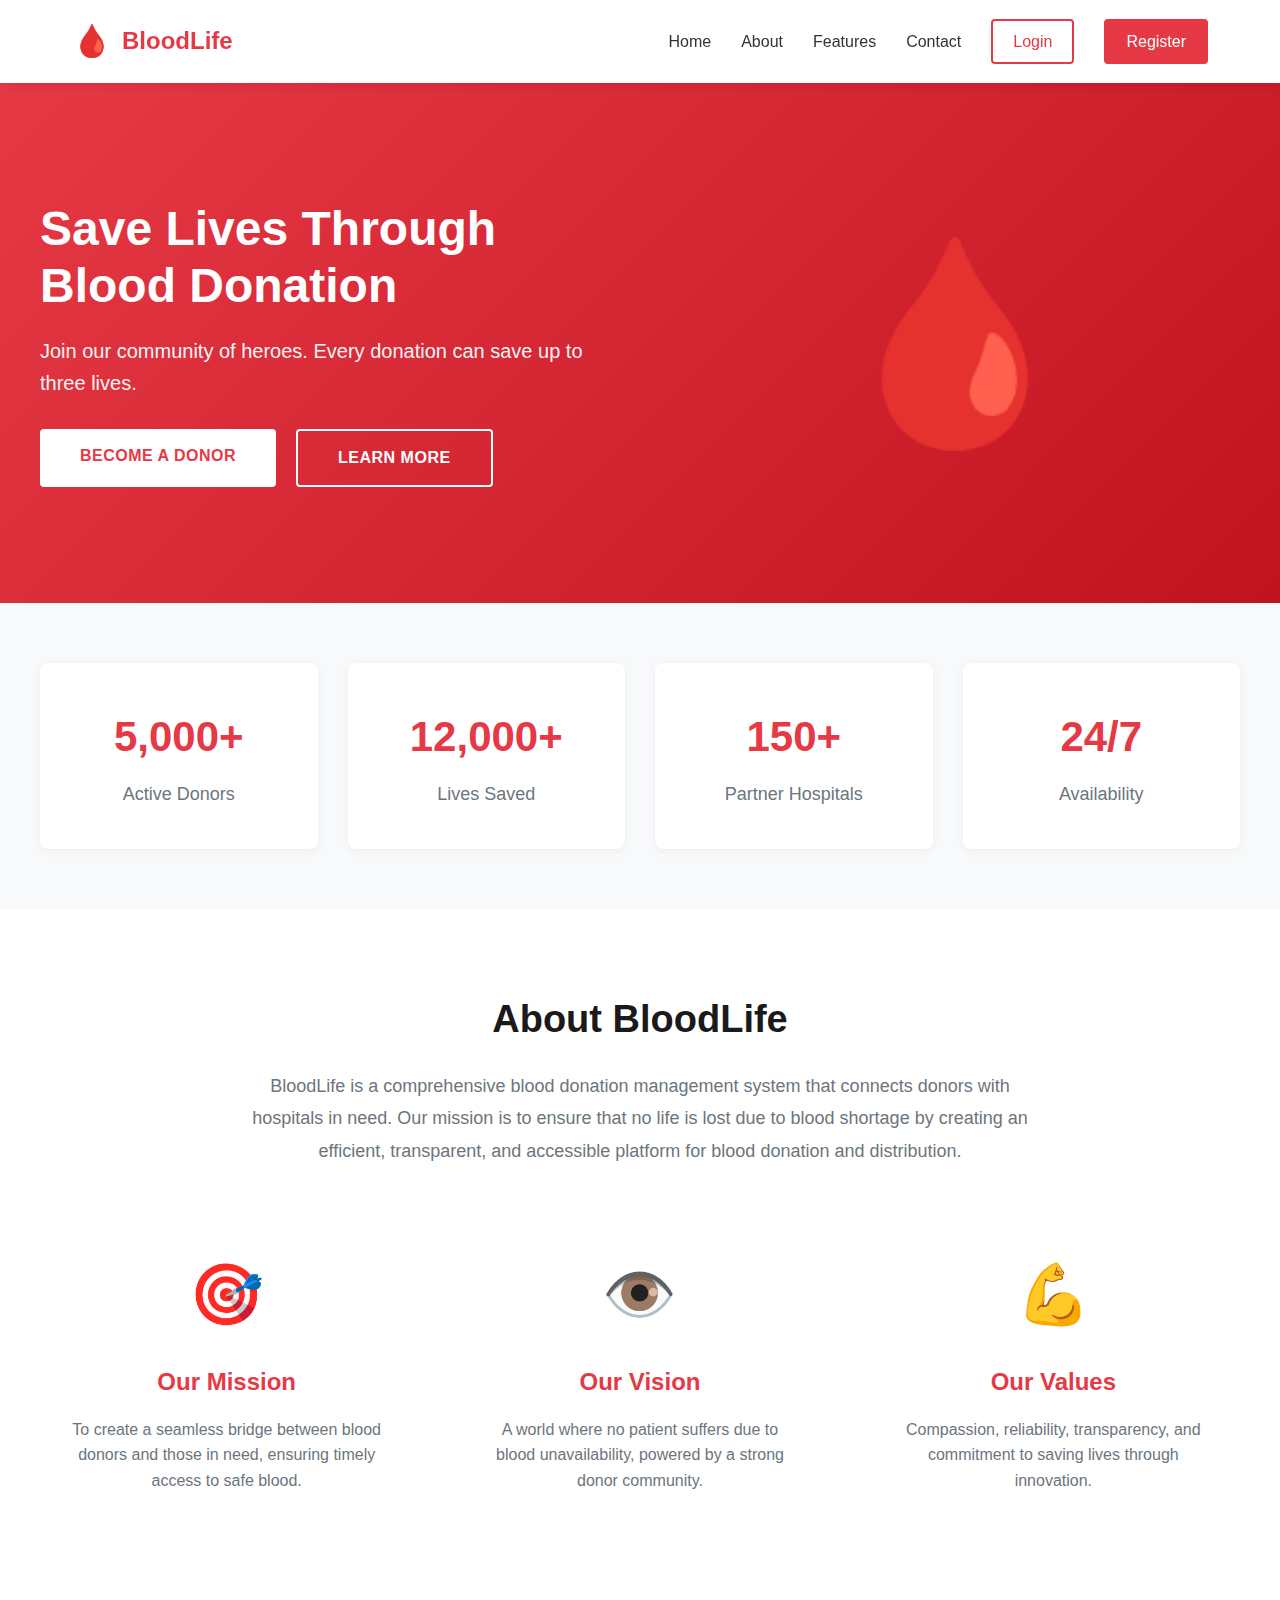
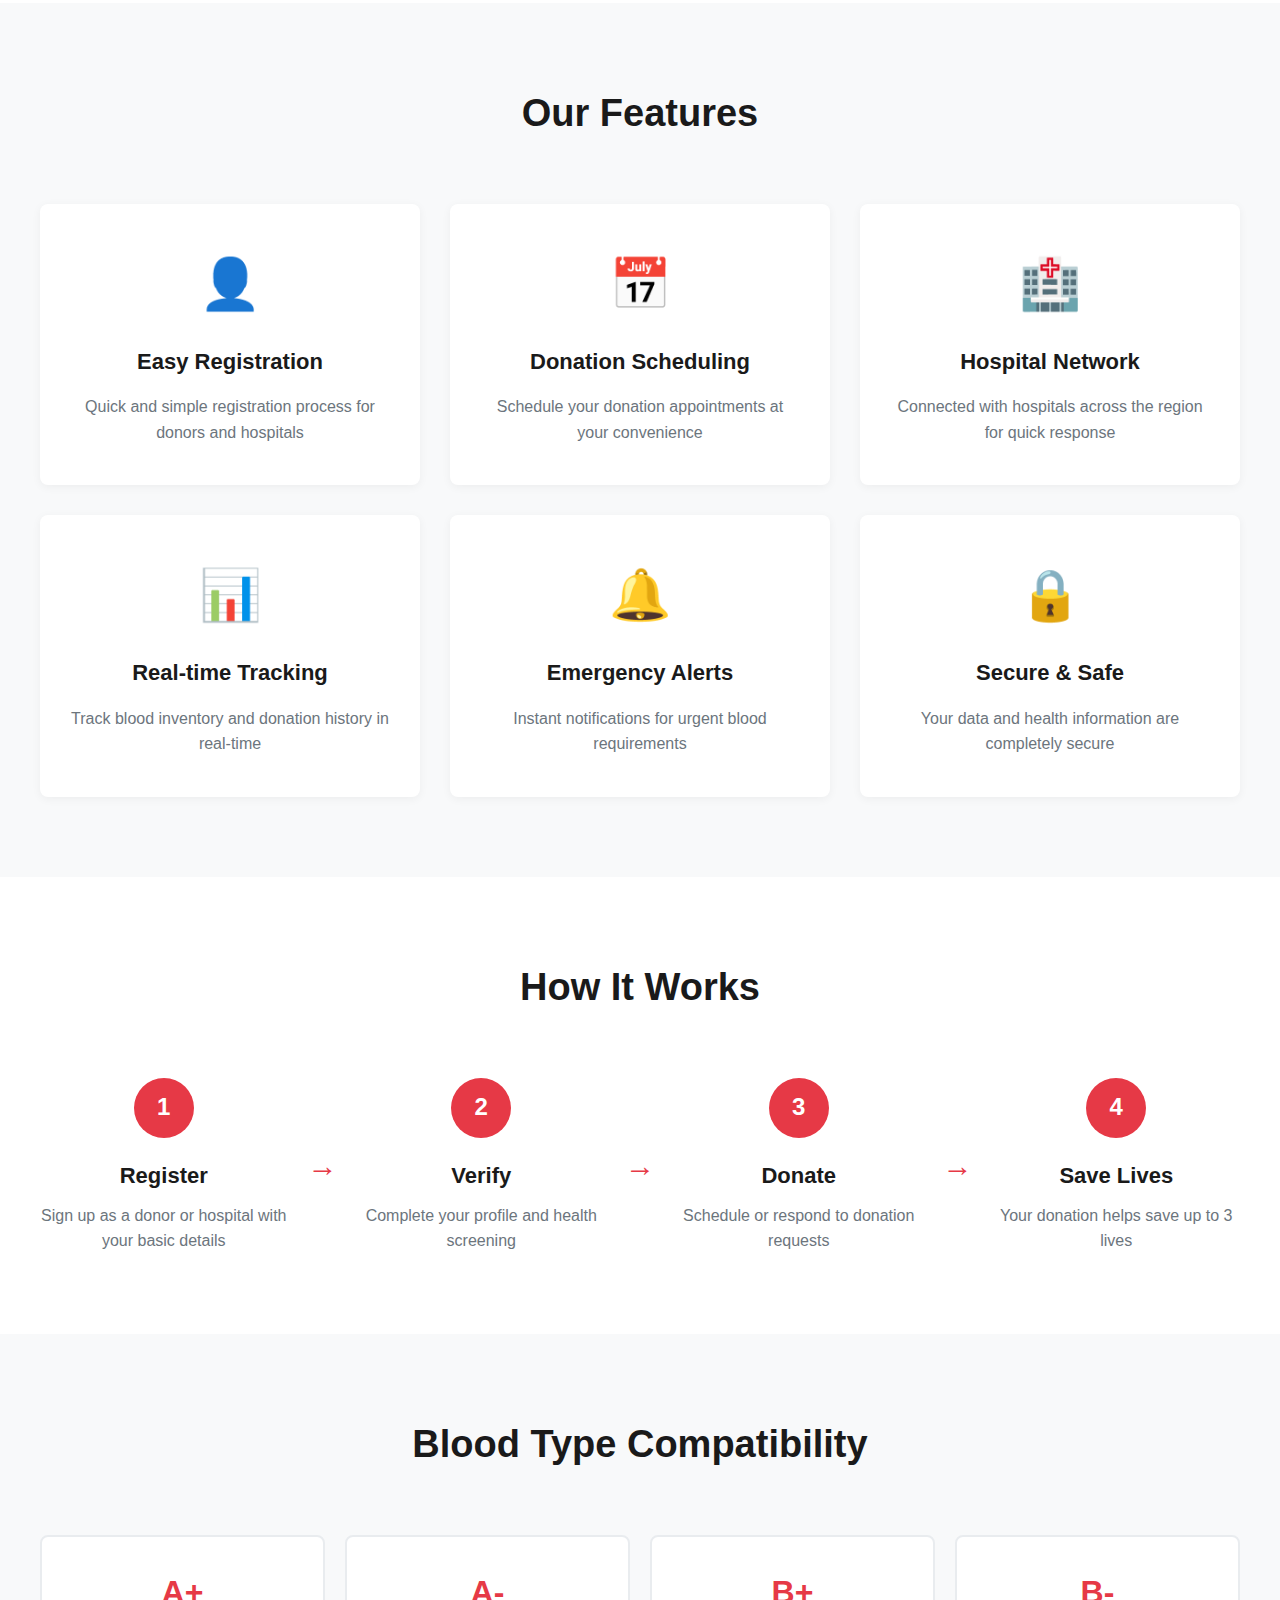
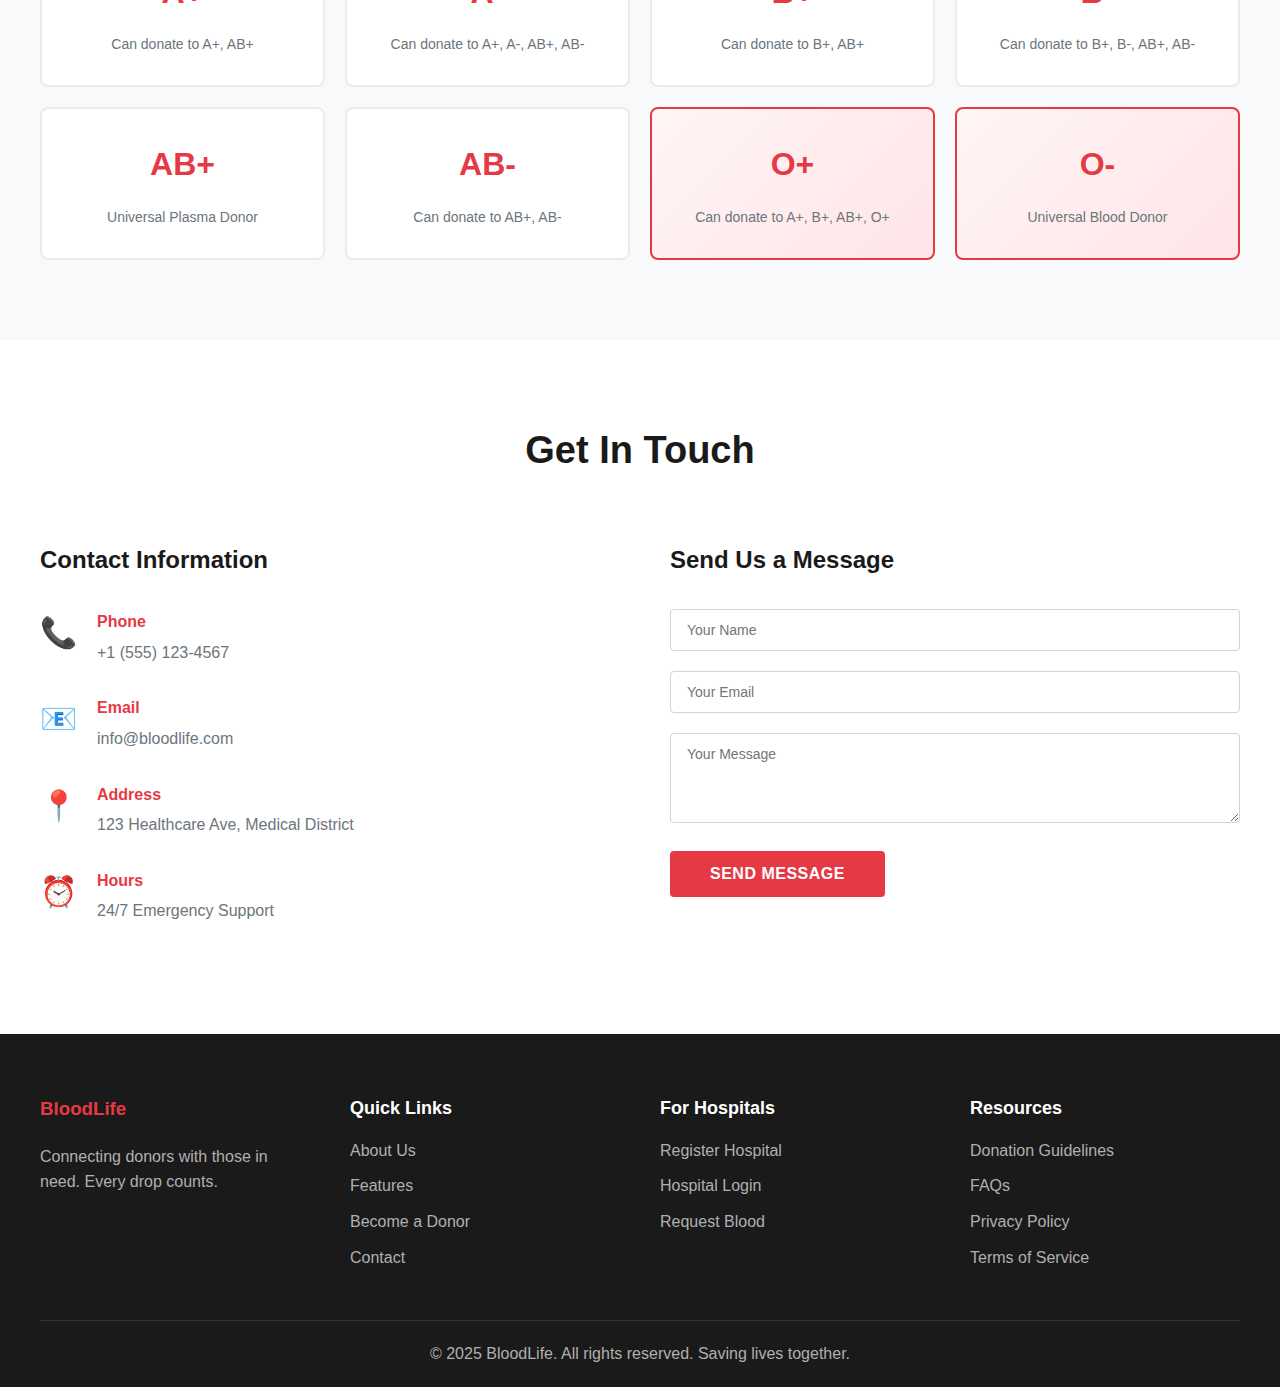
<file: index.html>
<!DOCTYPE html>
<html lang="en">
<head>
    <meta charset="UTF-8">
    <meta name="viewport" content="width=device-width, initial-scale=1.0">
    <title>Blood Management System - Save Lives</title>
    <link rel="stylesheet" href="index.css">
</head>
<body>
    <!-- Navigation -->
    <nav class="navbar">
        <div class="nav-container">
            <div class="logo">
                <span class="logo-icon">🩸</span>
                <span class="logo-text">BloodLife</span>
            </div>
            <div class="nav-links">
                <a href="#home">Home</a>
                <a href="#about">About</a>
                <a href="#features">Features</a>
                <a href="#contact">Contact</a>
                <a href="login.php" class="nav-btn">Login</a>
                <a href="register.php" class="nav-btn register">Register</a>
            </div>
        </div>
    </nav>

    <!-- Hero Section -->
    <section id="home" class="hero">
        <div class="hero-container">
            <div class="hero-content">
                <h1>Save Lives Through Blood Donation</h1>
                <p>Join our community of heroes. Every donation can save up to three lives.</p>
                <div class="hero-buttons">
                    <a href="register.php" class="btn btn-primary">Become a Donor</a>
                    <a href="#about" class="btn btn-secondary">Learn More</a>
                </div>
            </div>
            <div class="hero-image">
                <div class="blood-drop-animation">🩸</div>
            </div>
        </div>
    </section>

    <!-- Stats Section -->
    <section class="stats">
        <div class="stats-container">
            <div class="stat-card">
                <h3>5,000+</h3>
                <p>Active Donors</p>
            </div>
            <div class="stat-card">
                <h3>12,000+</h3>
                <p>Lives Saved</p>
            </div>
            <div class="stat-card">
                <h3>150+</h3>
                <p>Partner Hospitals</p>
            </div>
            <div class="stat-card">
                <h3>24/7</h3>
                <p>Availability</p>
            </div>
        </div>
    </section>

    <!-- About Section -->
    <section id="about" class="about">
        <div class="about-container">
            <h2>About BloodLife</h2>
            <p class="about-description">
                BloodLife is a comprehensive blood donation management system that connects donors with hospitals
                in need. Our mission is to ensure that no life is lost due to blood shortage by creating an
                efficient, transparent, and accessible platform for blood donation and distribution.
            </p>
            <div class="about-grid">
                <div class="about-card">
                    <div class="about-icon">🎯</div>
                    <h3>Our Mission</h3>
                    <p>To create a seamless bridge between blood donors and those in need, ensuring timely access to safe blood.</p>
                </div>
                <div class="about-card">
                    <div class="about-icon">👁️</div>
                    <h3>Our Vision</h3>
                    <p>A world where no patient suffers due to blood unavailability, powered by a strong donor community.</p>
                </div>
                <div class="about-card">
                    <div class="about-icon">💪</div>
                    <h3>Our Values</h3>
                    <p>Compassion, reliability, transparency, and commitment to saving lives through innovation.</p>
                </div>
            </div>
        </div>
    </section>

    <!-- Features Section -->
    <section id="features" class="features">
        <div class="features-container">
            <h2>Our Features</h2>
            <div class="features-grid">
                <div class="feature-card">
                    <div class="feature-icon">👤</div>
                    <h3>Easy Registration</h3>
                    <p>Quick and simple registration process for donors and hospitals</p>
                </div>
                <div class="feature-card">
                    <div class="feature-icon">📅</div>
                    <h3>Donation Scheduling</h3>
                    <p>Schedule your donation appointments at your convenience</p>
                </div>
                <div class="feature-card">
                    <div class="feature-icon">🏥</div>
                    <h3>Hospital Network</h3>
                    <p>Connected with hospitals across the region for quick response</p>
                </div>
                <div class="feature-card">
                    <div class="feature-icon">📊</div>
                    <h3>Real-time Tracking</h3>
                    <p>Track blood inventory and donation history in real-time</p>
                </div>
                <div class="feature-card">
                    <div class="feature-icon">🔔</div>
                    <h3>Emergency Alerts</h3>
                    <p>Instant notifications for urgent blood requirements</p>
                </div>
                <div class="feature-card">
                    <div class="feature-icon">🔒</div>
                    <h3>Secure & Safe</h3>
                    <p>Your data and health information are completely secure</p>
                </div>
            </div>
        </div>
    </section>

    <!-- How It Works Section -->
    <section class="how-it-works">
        <div class="how-container">
            <h2>How It Works</h2>
            <div class="steps">
                <div class="step">
                    <div class="step-number">1</div>
                    <h3>Register</h3>
                    <p>Sign up as a donor or hospital with your basic details</p>
                </div>
                <div class="step-arrow">→</div>
                <div class="step">
                    <div class="step-number">2</div>
                    <h3>Verify</h3>
                    <p>Complete your profile and health screening</p>
                </div>
                <div class="step-arrow">→</div>
                <div class="step">
                    <div class="step-number">3</div>
                    <h3>Donate</h3>
                    <p>Schedule or respond to donation requests</p>
                </div>
                <div class="step-arrow">→</div>
                <div class="step">
                    <div class="step-number">4</div>
                    <h3>Save Lives</h3>
                    <p>Your donation helps save up to 3 lives</p>
                </div>
            </div>
        </div>
    </section>

    <!-- Blood Types Section -->
    <section class="blood-types">
        <div class="blood-container">
            <h2>Blood Type Compatibility</h2>
            <div class="blood-grid">
                <div class="blood-card">
                    <h3>A+</h3>
                    <p>Can donate to A+, AB+</p>
                </div>
                <div class="blood-card">
                    <h3>A-</h3>
                    <p>Can donate to A+, A-, AB+, AB-</p>
                </div>
                <div class="blood-card">
                    <h3>B+</h3>
                    <p>Can donate to B+, AB+</p>
                </div>
                <div class="blood-card">
                    <h3>B-</h3>
                    <p>Can donate to B+, B-, AB+, AB-</p>
                </div>
                <div class="blood-card">
                    <h3>AB+</h3>
                    <p>Universal Plasma Donor</p>
                </div>
                <div class="blood-card">
                    <h3>AB-</h3>
                    <p>Can donate to AB+, AB-</p>
                </div>
                <div class="blood-card special">
                    <h3>O+</h3>
                    <p>Can donate to A+, B+, AB+, O+</p>
                </div>
                <div class="blood-card special">
                    <h3>O-</h3>
                    <p>Universal Blood Donor</p>
                </div>
            </div>
        </div>
    </section>

    <!-- Contact Section -->
    <section id="contact" class="contact">
        <div class="contact-container">
            <h2>Get In Touch</h2>
            <div class="contact-grid">
                <div class="contact-info">
                    <h3>Contact Information</h3>
                    <div class="contact-item">
                        <span class="contact-icon">📞</span>
                        <div>
                            <h4>Phone</h4>
                            <p>+1 (555) 123-4567</p>
                        </div>
                    </div>
                    <div class="contact-item">
                        <span class="contact-icon">📧</span>
                        <div>
                            <h4>Email</h4>
                            <p>info@bloodlife.com</p>
                        </div>
                    </div>
                    <div class="contact-item">
                        <span class="contact-icon">📍</span>
                        <div>
                            <h4>Address</h4>
                            <p>123 Healthcare Ave, Medical District</p>
                        </div>
                    </div>
                    <div class="contact-item">
                        <span class="contact-icon">⏰</span>
                        <div>
                            <h4>Hours</h4>
                            <p>24/7 Emergency Support</p>
                        </div>
                    </div>
                </div>
                <div class="contact-form">
                    <h3>Send Us a Message</h3>
                    <form>
                        <input type="text" placeholder="Your Name" required>
                        <input type="email" placeholder="Your Email" required>
                        <textarea placeholder="Your Message" rows="4" required></textarea>
                        <button type="submit" class="btn btn-primary">Send Message</button>
                    </form>
                </div>
            </div>
        </div>
    </section>

    <!-- Footer -->
    <footer class="footer">
        <div class="footer-container">
            <div class="footer-content">
                <div class="footer-section">
                    <h3>BloodLife</h3>
                    <p>Connecting donors with those in need. Every drop counts.</p>
                </div>
                <div class="footer-section">
                    <h4>Quick Links</h4>
                    <a href="#about">About Us</a>
                    <a href="#features">Features</a>
                    <a href="register.php">Become a Donor</a>
                    <a href="#contact">Contact</a>
                </div>
                <div class="footer-section">
                    <h4>For Hospitals</h4>
                    <a href="register.php">Register Hospital</a>
                    <a href="login.php">Hospital Login</a>
                    <a href="#">Request Blood</a>
                </div>
                <div class="footer-section">
                    <h4>Resources</h4>
                    <a href="#">Donation Guidelines</a>
                    <a href="#">FAQs</a>
                    <a href="#">Privacy Policy</a>
                    <a href="#">Terms of Service</a>
                </div>
            </div>
            <div class="footer-bottom">
                <p>&copy; 2025 BloodLife. All rights reserved. Saving lives together.</p>
            </div>
        </div>
    </footer>
</body>
</html>
</file>
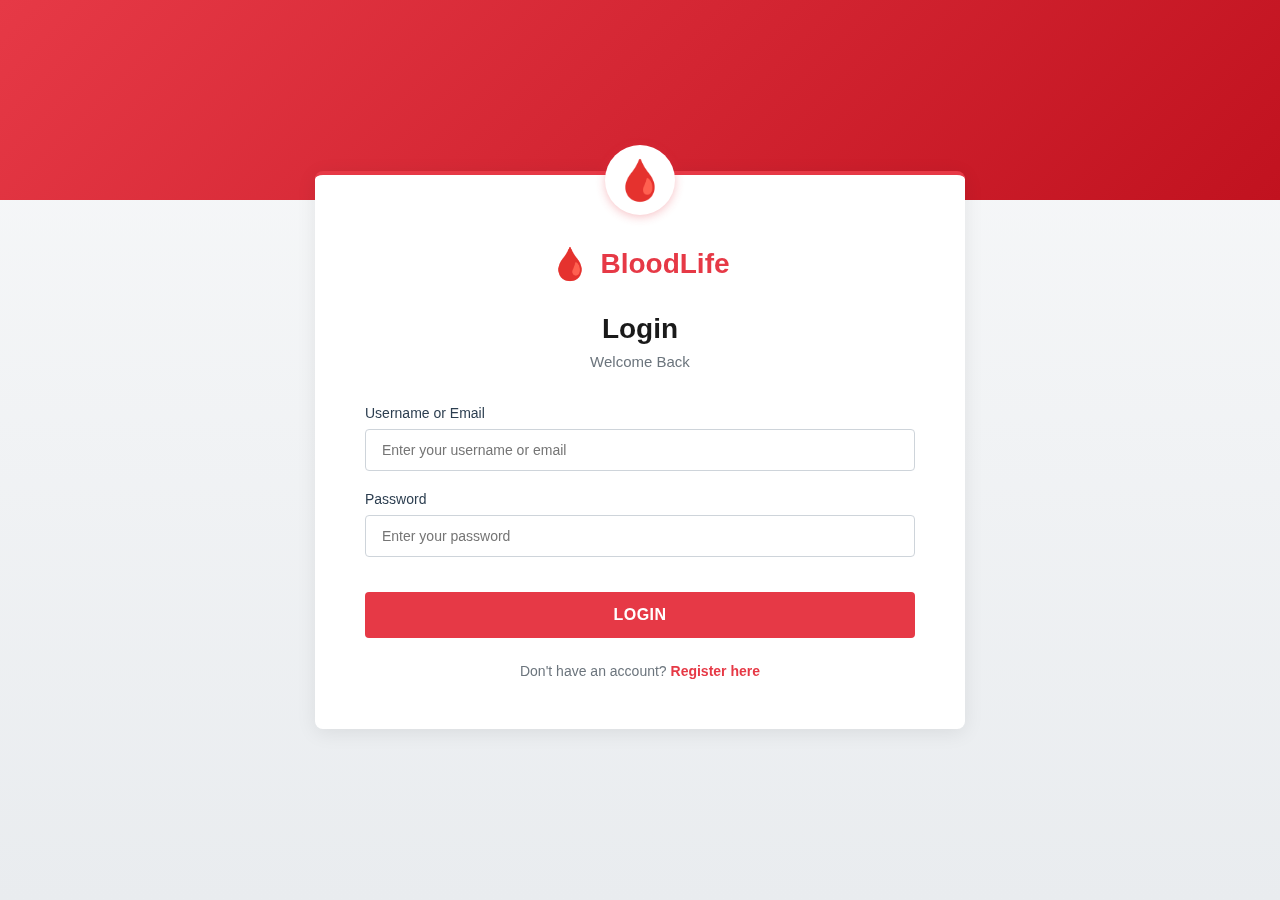
<file: login.html>
<!DOCTYPE html>
<html lang="en">
<head>
    <meta charset="UTF-8">
    <meta name="viewport" content="width=device-width, initial-scale=1.0">
    <title>Login - BloodLife</title>
    <link rel="stylesheet" href="login.css">
</head>
<body>
    <div class="container">
        <div class="form-card">
            <a href="index.html" class="home-link">
                <span class="logo-icon">🩸</span>
                <span class="logo-text">BloodLife</span>
            </a>
            <h1>Login</h1>
            <p class="subtitle">Welcome Back</p>

            <form id="loginForm">
                <div class="form-group">
                    <label for="username">Username or Email</label>
                    <input type="text" id="username" name="username" required placeholder="Enter your username or email">
                </div>

                <div class="form-group">
                    <label for="password">Password</label>
                    <input type="password" id="password" name="password" required placeholder="Enter your password">
                </div>

                <button type="submit" class="btn btn-primary">Login</button>
            </form>

            <p class="form-footer">
                Don't have an account? <a href="register.html">Register here</a>
            </p>
        </div>
    </div>
</body>
</html>
</file>
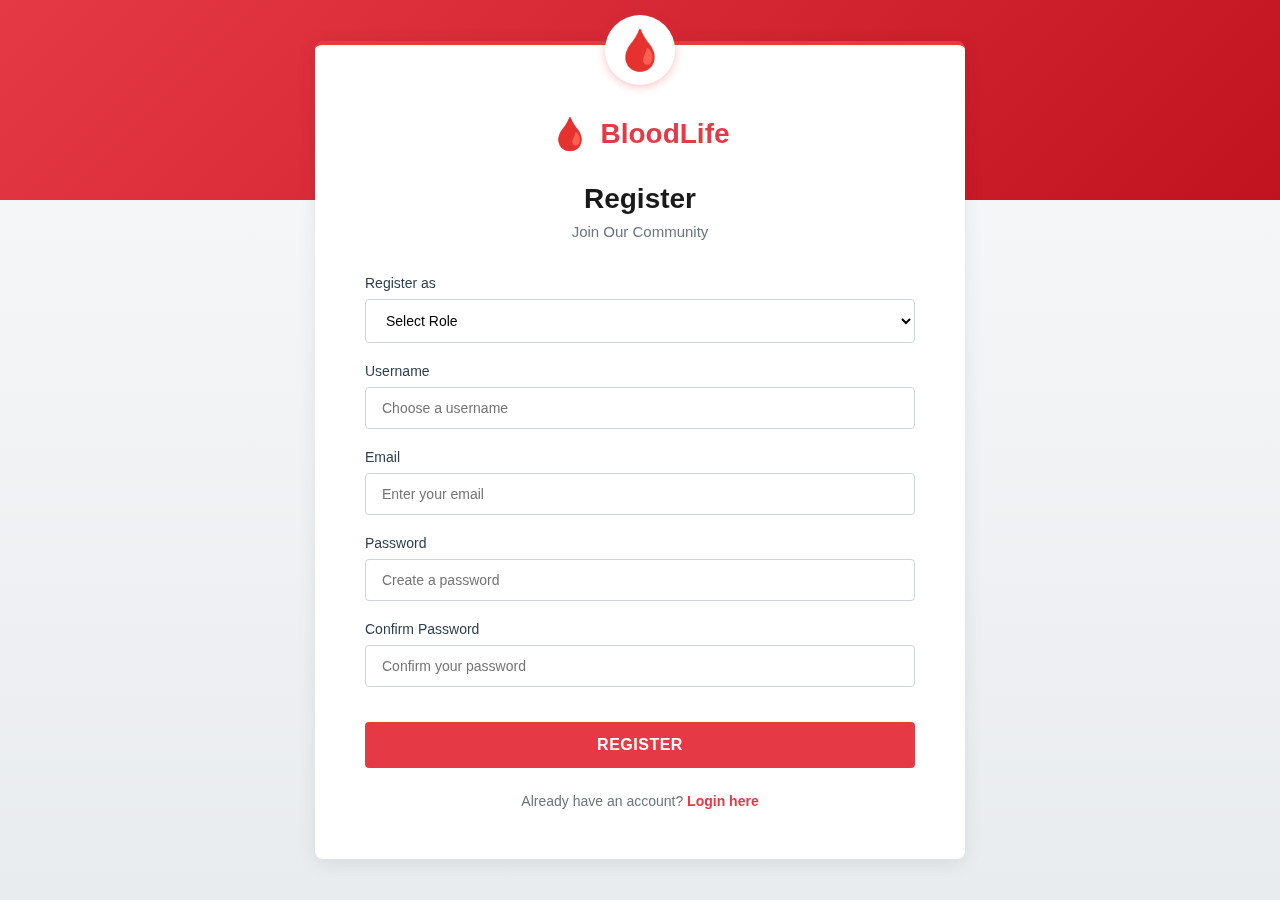
<file: register.html>
<!DOCTYPE html>
<html lang="en">
<head>
    <meta charset="UTF-8">
    <meta name="viewport" content="width=device-width, initial-scale=1.0">
    <title>Register - BloodLife</title>
    <link rel="stylesheet" href="register.css">
</head>
<body>
    <div class="container">
        <div class="form-card">
            <a href="index.html" class="home-link">
                <span class="logo-icon">🩸</span>
                <span class="logo-text">BloodLife</span>
            </a>
            <h1>Register</h1>
            <p class="subtitle">Join Our Community</p>

            <form id="registerForm">
                <!-- Common User Fields -->
                <div class="form-group">
                    <label for="role">Register as</label>
                    <select id="role" name="role" required onchange="toggleRoleFields()">
                        <option value="">Select Role</option>
                        <option value="admin">Admin</option>
                        <option value="donor">Donor</option>
                        <option value="hospital">Hospital</option>
                    </select>
                </div>

                <div class="form-group">
                    <label for="username">Username</label>
                    <input type="text" id="username" name="username" required placeholder="Choose a username">
                </div>

                <div class="form-group">
                    <label for="email">Email</label>
                    <input type="email" id="email" name="email" required placeholder="Enter your email">
                </div>

                <div class="form-group">
                    <label for="password">Password</label>
                    <input type="password" id="password" name="password" required placeholder="Create a password">
                </div>

                <div class="form-group">
                    <label for="confirmPassword">Confirm Password</label>
                    <input type="password" id="confirmPassword" name="confirmPassword" required placeholder="Confirm your password">
                </div>

                <!-- Admin Specific Fields -->
                <div id="adminFields" class="role-fields" style="display: none;">
                    <h3>Admin Verification</h3>

                    <div class="form-group">
                        <label for="adminPasskey">Passkey</label>
                        <input type="password" id="adminPasskey" name="adminPasskey" placeholder="Enter the passkey">
                        <small style="color: #666; font-size: 12px; display: block; margin-top: 5px;">This passkey is provided only to authorized administrators</small>
                    </div>
                </div>

                <!-- Donor Specific Fields -->
                <div id="donorFields" class="role-fields" style="display: none;">
                    <h3>Donor Information</h3>

                    <div class="form-group">
                        <label for="donorName">Full Name</label>
                        <input type="text" id="donorName" name="donorName" placeholder="Enter your full name">
                    </div>

                    <div class="form-group">
                        <label for="dob">Date of Birth</label>
                        <input type="date" id="dob" name="dob">
                    </div>

                    <div class="form-group">
                        <label for="gender">Gender</label>
                        <select id="gender" name="gender">
                            <option value="">Select Gender</option>
                            <option value="male">Male</option>
                            <option value="female">Female</option>
                            <option value="other">Other</option>
                        </select>
                    </div>

                    <div class="form-group">
                        <label for="bloodType">Blood Type</label>
                        <select id="bloodType" name="bloodType">
                            <option value="">Select Blood Type</option>
                            <option value="A+">A+</option>
                            <option value="A-">A-</option>
                            <option value="B+">B+</option>
                            <option value="B-">B-</option>
                            <option value="AB+">AB+</option>
                            <option value="AB-">AB-</option>
                            <option value="O+">O+</option>
                            <option value="O-">O-</option>
                        </select>
                    </div>

                    <div class="form-group">
                        <label for="donorPhone">Phone Number</label>
                        <input type="tel" id="donorPhone" name="donorPhone" placeholder="Enter your phone number">
                    </div>

                    <div class="form-group">
                        <label for="donorStreet">Street Address</label>
                        <input type="text" id="donorStreet" name="donorStreet" placeholder="Street address">
                    </div>

                    <div class="form-group">
                        <label for="donorCity">City</label>
                        <input type="text" id="donorCity" name="donorCity" placeholder="City">
                    </div>

                    <div class="form-group">
                        <label for="donorPincode">Pincode</label>
                        <input type="text" id="donorPincode" name="donorPincode" placeholder="Pincode">
                    </div>
                </div>

                <!-- Hospital Specific Fields -->
                <div id="hospitalFields" class="role-fields" style="display: none;">
                    <h3>Hospital Information</h3>

                    <div class="form-group">
                        <label for="hospitalName">Hospital Name</label>
                        <input type="text" id="hospitalName" name="hospitalName" placeholder="Enter hospital name">
                    </div>

                    <div class="form-group">
                        <label for="hospitalPhone">Phone Number</label>
                        <input type="tel" id="hospitalPhone" name="hospitalPhone" placeholder="Hospital phone number">
                    </div>

                    <div class="form-group">
                        <label for="hospitalStreet">Street Address</label>
                        <input type="text" id="hospitalStreet" name="hospitalStreet" placeholder="Street address">
                    </div>

                    <div class="form-group">
                        <label for="hospitalCity">City</label>
                        <input type="text" id="hospitalCity" name="hospitalCity" placeholder="City">
                    </div>

                    <div class="form-group">
                        <label for="hospitalPincode">Pincode</label>
                        <input type="text" id="hospitalPincode" name="hospitalPincode" placeholder="Pincode">
                    </div>
                </div>

                <button type="submit" class="btn btn-primary">Register</button>
            </form>

            <p class="form-footer">
                Already have an account? <a href="login.html">Login here</a>
            </p>
        </div>
    </div>

    <script>
        function toggleRoleFields() {
            const role = document.getElementById('role').value;
            const adminFields = document.getElementById('adminFields');
            const donorFields = document.getElementById('donorFields');
            const hospitalFields = document.getElementById('hospitalFields');

            if (role === 'admin') {
                adminFields.style.display = 'block';
                donorFields.style.display = 'none';
                hospitalFields.style.display = 'none';
                setFieldsRequired('adminFields', true);
                setFieldsRequired('donorFields', false);
                setFieldsRequired('hospitalFields', false);
            } else if (role === 'donor') {
                adminFields.style.display = 'none';
                donorFields.style.display = 'block';
                hospitalFields.style.display = 'none';
                setFieldsRequired('adminFields', false);
                setFieldsRequired('donorFields', true);
                setFieldsRequired('hospitalFields', false);
            } else if (role === 'hospital') {
                adminFields.style.display = 'none';
                donorFields.style.display = 'none';
                hospitalFields.style.display = 'block';
                setFieldsRequired('adminFields', false);
                setFieldsRequired('donorFields', false);
                setFieldsRequired('hospitalFields', true);
            } else {
                adminFields.style.display = 'none';
                donorFields.style.display = 'none';
                hospitalFields.style.display = 'none';
                setFieldsRequired('adminFields', false);
                setFieldsRequired('donorFields', false);
                setFieldsRequired('hospitalFields', false);
            }
        }

        function setFieldsRequired(fieldsetId, required) {
            const fieldset = document.getElementById(fieldsetId);
            const inputs = fieldset.querySelectorAll('input, select');
            inputs.forEach(input => {
                if (required) {
                    input.setAttribute('required', 'required');
                } else {
                    input.removeAttribute('required');
                }
            });
        }

        document.getElementById('registerForm').addEventListener('submit', function(e) {
            e.preventDefault();

            const password = document.getElementById('password').value;
            const confirmPassword = document.getElementById('confirmPassword').value;
            const role = document.getElementById('role').value;

            if (password !== confirmPassword) {
                alert('Passwords do not match!');
                return;
            }

            // Validate passkey for admin registration
            if (role === 'admin') {
                const adminPasskey = document.getElementById('adminPasskey').value;
                // In production, this validation would happen on the backend
                // For now, this is just a frontend demonstration
                if (!adminPasskey) {
                    alert('Passkey is required for admin registration!');
                    return;
                }
            }

            alert('Registration form submitted successfully!');
        });
    </script>
</body>
</html>
</file>
<file: index.css>
* {
    margin: 0;
    padding: 0;
    box-sizing: border-box;
    scroll-behavior: smooth;
}

body {
    font-family: 'Roboto', 'Arial', sans-serif;
    background: #ffffff;
    color: #333;
    line-height: 1.6;
}

/* Navigation */
.navbar {
    background: white;
    box-shadow: 0 2px 10px rgba(0, 0, 0, 0.1);
    position: sticky;
    top: 0;
    z-index: 1000;
}

.nav-container {
    max-width: 1200px;
    margin: 0 auto;
    padding: 1rem 2rem;
    display: flex;
    justify-content: space-between;
    align-items: center;
}

.logo {
    display: flex;
    align-items: center;
    gap: 10px;
    font-size: 24px;
    font-weight: 700;
    color: #e63946;
}

.logo-icon {
    font-size: 32px;
}

.nav-links {
    display: flex;
    gap: 30px;
    align-items: center;
}

.nav-links a {
    text-decoration: none;
    color: #333;
    font-weight: 500;
    transition: color 0.3s ease;
}

.nav-links a:hover {
    color: #e63946;
}

.nav-btn {
    padding: 8px 20px;
    border-radius: 4px;
    background: white;
    border: 2px solid #e63946;
    color: #e63946 !important;
}

.nav-btn:hover {
    background: #e63946;
    color: white !important;
}

.nav-btn.register {
    background: #e63946;
    color: white !important;
}

.nav-btn.register:hover {
    background: #c1121f;
}

/* Hero Section */
.hero {
    background: linear-gradient(135deg, #e63946 0%, #c1121f 100%);
    color: white;
    padding: 100px 2rem;
}

.hero-container {
    max-width: 1200px;
    margin: 0 auto;
    display: grid;
    grid-template-columns: 1fr 1fr;
    gap: 60px;
    align-items: center;
}

.hero-content h1 {
    font-size: 48px;
    margin-bottom: 20px;
    line-height: 1.2;
}

.hero-content p {
    font-size: 20px;
    margin-bottom: 30px;
    opacity: 0.95;
}

.hero-buttons {
    display: flex;
    gap: 20px;
}

.btn {
    padding: 14px 40px;
    border-radius: 4px;
    text-decoration: none;
    font-weight: 600;
    font-size: 16px;
    display: inline-block;
    transition: all 0.3s ease;
    text-transform: uppercase;
    letter-spacing: 0.5px;
    border: none;
    cursor: pointer;
}

.btn-primary {
    background: white;
    color: #e63946;
}

.btn-primary:hover {
    background: #f8f9fa;
    transform: translateY(-2px);
    box-shadow: 0 4px 12px rgba(0, 0, 0, 0.2);
}

.btn-secondary {
    background: transparent;
    color: white;
    border: 2px solid white;
}

.btn-secondary:hover {
    background: white;
    color: #e63946;
}

.blood-drop-animation {
    font-size: 200px;
    text-align: center;
    animation: pulse 2s infinite;
}

@keyframes pulse {
    0%, 100% { transform: scale(1); opacity: 1; }
    50% { transform: scale(1.1); opacity: 0.8; }
}

/* Stats Section */
.stats {
    background: #f8f9fa;
    padding: 60px 2rem;
}

.stats-container {
    max-width: 1200px;
    margin: 0 auto;
    display: grid;
    grid-template-columns: repeat(4, 1fr);
    gap: 30px;
}

.stat-card {
    background: white;
    padding: 40px 20px;
    text-align: center;
    border-radius: 8px;
    box-shadow: 0 2px 10px rgba(0, 0, 0, 0.05);
    transition: transform 0.3s ease;
}

.stat-card:hover {
    transform: translateY(-5px);
}

.stat-card h3 {
    color: #e63946;
    font-size: 42px;
    margin-bottom: 10px;
}

.stat-card p {
    color: #6c757d;
    font-size: 18px;
}

/* About Section */
.about {
    padding: 80px 2rem;
    background: white;
}

.about-container {
    max-width: 1200px;
    margin: 0 auto;
}

.about h2 {
    text-align: center;
    font-size: 38px;
    margin-bottom: 20px;
    color: #1a1a1a;
}

.about-description {
    text-align: center;
    font-size: 18px;
    color: #6c757d;
    max-width: 800px;
    margin: 0 auto 50px;
    line-height: 1.8;
}

.about-grid {
    display: grid;
    grid-template-columns: repeat(3, 1fr);
    gap: 40px;
}

.about-card {
    text-align: center;
    padding: 30px;
}

.about-icon {
    font-size: 60px;
    margin-bottom: 20px;
}

.about-card h3 {
    color: #e63946;
    font-size: 24px;
    margin-bottom: 15px;
}

.about-card p {
    color: #6c757d;
    line-height: 1.6;
}

/* Features Section */
.features {
    background: #f8f9fa;
    padding: 80px 2rem;
}

.features-container {
    max-width: 1200px;
    margin: 0 auto;
}

.features h2 {
    text-align: center;
    font-size: 38px;
    margin-bottom: 60px;
    color: #1a1a1a;
}

.features-grid {
    display: grid;
    grid-template-columns: repeat(3, 1fr);
    gap: 30px;
}

.feature-card {
    background: white;
    padding: 40px 30px;
    border-radius: 8px;
    text-align: center;
    transition: all 0.3s ease;
    box-shadow: 0 2px 10px rgba(0, 0, 0, 0.05);
}

.feature-card:hover {
    transform: translateY(-10px);
    box-shadow: 0 8px 20px rgba(230, 57, 70, 0.15);
}

.feature-icon {
    font-size: 50px;
    margin-bottom: 20px;
}

.feature-card h3 {
    color: #1a1a1a;
    font-size: 22px;
    margin-bottom: 15px;
}

.feature-card p {
    color: #6c757d;
    line-height: 1.6;
}

/* How It Works */
.how-it-works {
    background: white;
    padding: 80px 2rem;
}

.how-container {
    max-width: 1200px;
    margin: 0 auto;
}

.how-it-works h2 {
    text-align: center;
    font-size: 38px;
    margin-bottom: 60px;
    color: #1a1a1a;
}

.steps {
    display: flex;
    align-items: center;
    justify-content: space-between;
}

.step {
    text-align: center;
    flex: 1;
}

.step-number {
    width: 60px;
    height: 60px;
    background: #e63946;
    color: white;
    border-radius: 50%;
    display: flex;
    align-items: center;
    justify-content: center;
    font-size: 24px;
    font-weight: 700;
    margin: 0 auto 20px;
}

.step h3 {
    color: #1a1a1a;
    font-size: 22px;
    margin-bottom: 10px;
}

.step p {
    color: #6c757d;
}

.step-arrow {
    color: #e63946;
    font-size: 30px;
    padding: 0 20px;
}

/* Blood Types */
.blood-types {
    background: #f8f9fa;
    padding: 80px 2rem;
}

.blood-container {
    max-width: 1200px;
    margin: 0 auto;
}

.blood-types h2 {
    text-align: center;
    font-size: 38px;
    margin-bottom: 60px;
    color: #1a1a1a;
}

.blood-grid {
    display: grid;
    grid-template-columns: repeat(4, 1fr);
    gap: 20px;
}

.blood-card {
    background: white;
    padding: 30px;
    border-radius: 8px;
    text-align: center;
    border: 2px solid #e9ecef;
    transition: all 0.3s ease;
}

.blood-card:hover {
    border-color: #e63946;
    transform: scale(1.05);
}

.blood-card.special {
    border-color: #e63946;
    background: linear-gradient(135deg, #fff5f5 0%, #ffe5e7 100%);
}

.blood-card h3 {
    color: #e63946;
    font-size: 32px;
    margin-bottom: 15px;
}

.blood-card p {
    color: #6c757d;
    font-size: 14px;
}

/* Contact Section */
.contact {
    background: white;
    padding: 80px 2rem;
}

.contact-container {
    max-width: 1200px;
    margin: 0 auto;
}

.contact h2 {
    text-align: center;
    font-size: 38px;
    margin-bottom: 60px;
    color: #1a1a1a;
}

.contact-grid {
    display: grid;
    grid-template-columns: 1fr 1fr;
    gap: 60px;
}

.contact-info h3 {
    color: #1a1a1a;
    font-size: 24px;
    margin-bottom: 30px;
}

.contact-item {
    display: flex;
    gap: 20px;
    margin-bottom: 30px;
}

.contact-icon {
    font-size: 30px;
}

.contact-item h4 {
    color: #e63946;
    margin-bottom: 5px;
}

.contact-item p {
    color: #6c757d;
}

.contact-form h3 {
    color: #1a1a1a;
    font-size: 24px;
    margin-bottom: 30px;
}

.contact-form input,
.contact-form textarea {
    width: 100%;
    padding: 12px 16px;
    margin-bottom: 20px;
    border: 1px solid #ced4da;
    border-radius: 4px;
    font-family: inherit;
    font-size: 14px;
}

.contact-form input:focus,
.contact-form textarea:focus {
    outline: none;
    border-color: #e63946;
    box-shadow: 0 0 0 3px rgba(230, 57, 70, 0.1);
}

.contact-form button {
    background: #e63946;
    color: white;
}

.contact-form button:hover {
    background: #c1121f;
}

/* Footer */
.footer {
    background: #1a1a1a;
    color: white;
    padding: 60px 2rem 20px;
}

.footer-container {
    max-width: 1200px;
    margin: 0 auto;
}

.footer-content {
    display: grid;
    grid-template-columns: repeat(4, 1fr);
    gap: 40px;
    margin-bottom: 40px;
}

.footer-section h3 {
    color: #e63946;
    margin-bottom: 20px;
}

.footer-section h4 {
    color: white;
    margin-bottom: 15px;
    font-size: 18px;
}

.footer-section p {
    color: #b0b0b0;
    line-height: 1.6;
}

.footer-section a {
    display: block;
    color: #b0b0b0;
    text-decoration: none;
    margin-bottom: 10px;
    transition: color 0.3s ease;
}

.footer-section a:hover {
    color: #e63946;
}

.footer-bottom {
    border-top: 1px solid #333;
    padding-top: 20px;
    text-align: center;
    color: #b0b0b0;
}

/* Responsive */
@media (max-width: 1024px) {
    .hero-container {
        grid-template-columns: 1fr;
        text-align: center;
    }

    .stats-container {
        grid-template-columns: repeat(2, 1fr);
    }

    .about-grid,
    .features-grid {
        grid-template-columns: repeat(2, 1fr);
    }

    .blood-grid {
        grid-template-columns: repeat(2, 1fr);
    }

    .contact-grid {
        grid-template-columns: 1fr;
    }

    .footer-content {
        grid-template-columns: repeat(2, 1fr);
    }
}

@media (max-width: 768px) {
    .nav-links {
        gap: 15px;
        flex-wrap: wrap;
    }

    .hero-content h1 {
        font-size: 32px;
    }

    .hero-content p {
        font-size: 16px;
    }

    .blood-drop-animation {
        font-size: 120px;
    }

    .stats-container,
    .about-grid,
    .features-grid,
    .blood-grid,
    .footer-content {
        grid-template-columns: 1fr;
    }

    .steps {
        flex-direction: column;
    }

    .step-arrow {
        transform: rotate(90deg);
        padding: 20px 0;
    }

    .hero-buttons {
        flex-direction: column;
    }
}
</file>
<file: login.css>
* {
    margin: 0;
    padding: 0;
    box-sizing: border-box;
}

body {
    font-family: 'Roboto', 'Arial', sans-serif;
    background: linear-gradient(to bottom, #f8f9fa 0%, #e9ecef 100%);
    min-height: 100vh;
    display: flex;
    align-items: center;
    justify-content: center;
    padding: 20px;
    position: relative;
}

body::before {
    content: '';
    position: fixed;
    top: 0;
    left: 0;
    right: 0;
    height: 200px;
    background: linear-gradient(135deg, #e63946 0%, #c1121f 100%);
    z-index: -1;
}

.container {
    width: 100%;
    max-width: 650px;
}

.form-card {
    background: white;
    border-radius: 8px;
    padding: 50px;
    box-shadow: 0 4px 20px rgba(0, 0, 0, 0.08);
    border-top: 4px solid #e63946;
    position: relative;
}

.form-card::before {
    content: '🩸';
    position: absolute;
    top: -30px;
    left: 50%;
    transform: translateX(-50%);
    font-size: 40px;
    background: white;
    width: 70px;
    height: 70px;
    display: flex;
    align-items: center;
    justify-content: center;
    border-radius: 50%;
    box-shadow: 0 2px 10px rgba(230, 57, 70, 0.3);
}

.home-link {
    display: flex;
    align-items: center;
    justify-content: center;
    gap: 10px;
    text-decoration: none;
    margin-bottom: 30px;
    margin-top: 20px;
    transition: all 0.3s ease;
}

.home-link .logo-icon {
    font-size: 32px;
}

.home-link .logo-text {
    font-size: 28px;
    font-weight: 700;
    color: #e63946;
}

.home-link:hover {
    transform: scale(1.05);
}

.home-link:hover .logo-text {
    color: #c1121f;
}

h1 {
    color: #1a1a1a;
    margin-bottom: 8px;
    font-size: 28px;
    text-align: center;
    font-weight: 600;
}

.subtitle {
    color: #6c757d;
    text-align: center;
    margin-bottom: 35px;
    font-size: 15px;
    font-weight: 400;
}

.form-group {
    margin-bottom: 20px;
}

label {
    display: block;
    margin-bottom: 8px;
    color: #2c3e50;
    font-weight: 500;
    font-size: 14px;
}

input[type="text"],
input[type="email"],
input[type="password"] {
    width: 100%;
    padding: 12px 16px;
    border: 1px solid #ced4da;
    border-radius: 4px;
    font-size: 14px;
    transition: all 0.2s ease;
    font-family: inherit;
    background-color: #fff;
}

input[type="text"]:focus,
input[type="email"]:focus,
input[type="password"]:focus {
    outline: none;
    border-color: #e63946;
    box-shadow: 0 0 0 3px rgba(230, 57, 70, 0.1);
}

.btn {
    width: 100%;
    padding: 14px;
    border: none;
    border-radius: 4px;
    font-size: 16px;
    font-weight: 600;
    cursor: pointer;
    transition: all 0.2s ease;
    margin-top: 15px;
    text-transform: uppercase;
    letter-spacing: 0.5px;
}

.btn-primary {
    background: #e63946;
    color: white;
}

.btn-primary:hover {
    background: #c1121f;
    box-shadow: 0 4px 12px rgba(230, 57, 70, 0.3);
}

.btn-primary:active {
    transform: translateY(1px);
}

.form-footer {
    text-align: center;
    margin-top: 25px;
    color: #6c757d;
    font-size: 14px;
}

.form-footer a {
    color: #e63946;
    text-decoration: none;
    font-weight: 600;
}

.form-footer a:hover {
    color: #c1121f;
    text-decoration: underline;
}

/* Responsive */
@media (max-width: 768px) {
    .form-card {
        padding: 40px 25px;
    }

    .form-card::before {
        width: 60px;
        height: 60px;
        font-size: 32px;
        top: -25px;
    }

    h1 {
        font-size: 24px;
        margin-top: 15px;
    }
}
</file>
<file: register.css>
* {
    margin: 0;
    padding: 0;
    box-sizing: border-box;
}

body {
    font-family: 'Roboto', 'Arial', sans-serif;
    background: linear-gradient(to bottom, #f8f9fa 0%, #e9ecef 100%);
    min-height: 100vh;
    display: flex;
    align-items: center;
    justify-content: center;
    padding: 20px;
    position: relative;
}

body::before {
    content: '';
    position: fixed;
    top: 0;
    left: 0;
    right: 0;
    height: 200px;
    background: linear-gradient(135deg, #e63946 0%, #c1121f 100%);
    z-index: -1;
}

.container {
    width: 100%;
    max-width: 650px;
}

.form-card {
    background: white;
    border-radius: 8px;
    padding: 50px;
    box-shadow: 0 4px 20px rgba(0, 0, 0, 0.08);
    border-top: 4px solid #e63946;
    position: relative;
}

.form-card::before {
    content: '🩸';
    position: absolute;
    top: -30px;
    left: 50%;
    transform: translateX(-50%);
    font-size: 40px;
    background: white;
    width: 70px;
    height: 70px;
    display: flex;
    align-items: center;
    justify-content: center;
    border-radius: 50%;
    box-shadow: 0 2px 10px rgba(230, 57, 70, 0.3);
}

.home-link {
    display: flex;
    align-items: center;
    justify-content: center;
    gap: 10px;
    text-decoration: none;
    margin-bottom: 30px;
    margin-top: 20px;
    transition: all 0.3s ease;
}

.home-link .logo-icon {
    font-size: 32px;
}

.home-link .logo-text {
    font-size: 28px;
    font-weight: 700;
    color: #e63946;
}

.home-link:hover {
    transform: scale(1.05);
}

.home-link:hover .logo-text {
    color: #c1121f;
}

h1 {
    color: #1a1a1a;
    margin-bottom: 8px;
    font-size: 28px;
    text-align: center;
    font-weight: 600;
}

.subtitle {
    color: #6c757d;
    text-align: center;
    margin-bottom: 35px;
    font-size: 15px;
    font-weight: 400;
}

h3 {
    color: #c1121f;
    margin: 30px 0 20px 0;
    font-size: 18px;
    padding-bottom: 12px;
    border-bottom: 2px solid #e9ecef;
    font-weight: 600;
}

.form-group {
    margin-bottom: 20px;
}

label {
    display: block;
    margin-bottom: 8px;
    color: #2c3e50;
    font-weight: 500;
    font-size: 14px;
}

input[type="text"],
input[type="email"],
input[type="password"],
input[type="tel"],
input[type="date"],
select {
    width: 100%;
    padding: 12px 16px;
    border: 1px solid #ced4da;
    border-radius: 4px;
    font-size: 14px;
    transition: all 0.2s ease;
    font-family: inherit;
    background-color: #fff;
}

input[type="text"]:focus,
input[type="email"]:focus,
input[type="password"]:focus,
input[type="tel"]:focus,
input[type="date"]:focus,
select:focus {
    outline: none;
    border-color: #e63946;
    box-shadow: 0 0 0 3px rgba(230, 57, 70, 0.1);
}

select {
    cursor: pointer;
    background-color: white;
}

small {
    color: #6c757d;
}

.btn {
    width: 100%;
    padding: 14px;
    border: none;
    border-radius: 4px;
    font-size: 16px;
    font-weight: 600;
    cursor: pointer;
    transition: all 0.2s ease;
    margin-top: 15px;
    text-transform: uppercase;
    letter-spacing: 0.5px;
}

.btn-primary {
    background: #e63946;
    color: white;
}

.btn-primary:hover {
    background: #c1121f;
    box-shadow: 0 4px 12px rgba(230, 57, 70, 0.3);
}

.btn-primary:active {
    transform: translateY(1px);
}

.form-footer {
    text-align: center;
    margin-top: 25px;
    color: #6c757d;
    font-size: 14px;
}

.form-footer a {
    color: #e63946;
    text-decoration: none;
    font-weight: 600;
}

.form-footer a:hover {
    color: #c1121f;
    text-decoration: underline;
}

.role-fields {
    animation: fadeIn 0.3s ease;
}

@keyframes fadeIn {
    from {
        opacity: 0;
        transform: translateY(-10px);
    }
    to {
        opacity: 1;
        transform: translateY(0);
    }
}

/* Responsive */
@media (max-width: 768px) {
    .form-card {
        padding: 40px 25px;
    }

    .form-card::before {
        width: 60px;
        height: 60px;
        font-size: 32px;
        top: -25px;
    }

    h1 {
        font-size: 24px;
        margin-top: 15px;
    }
}
</file>
